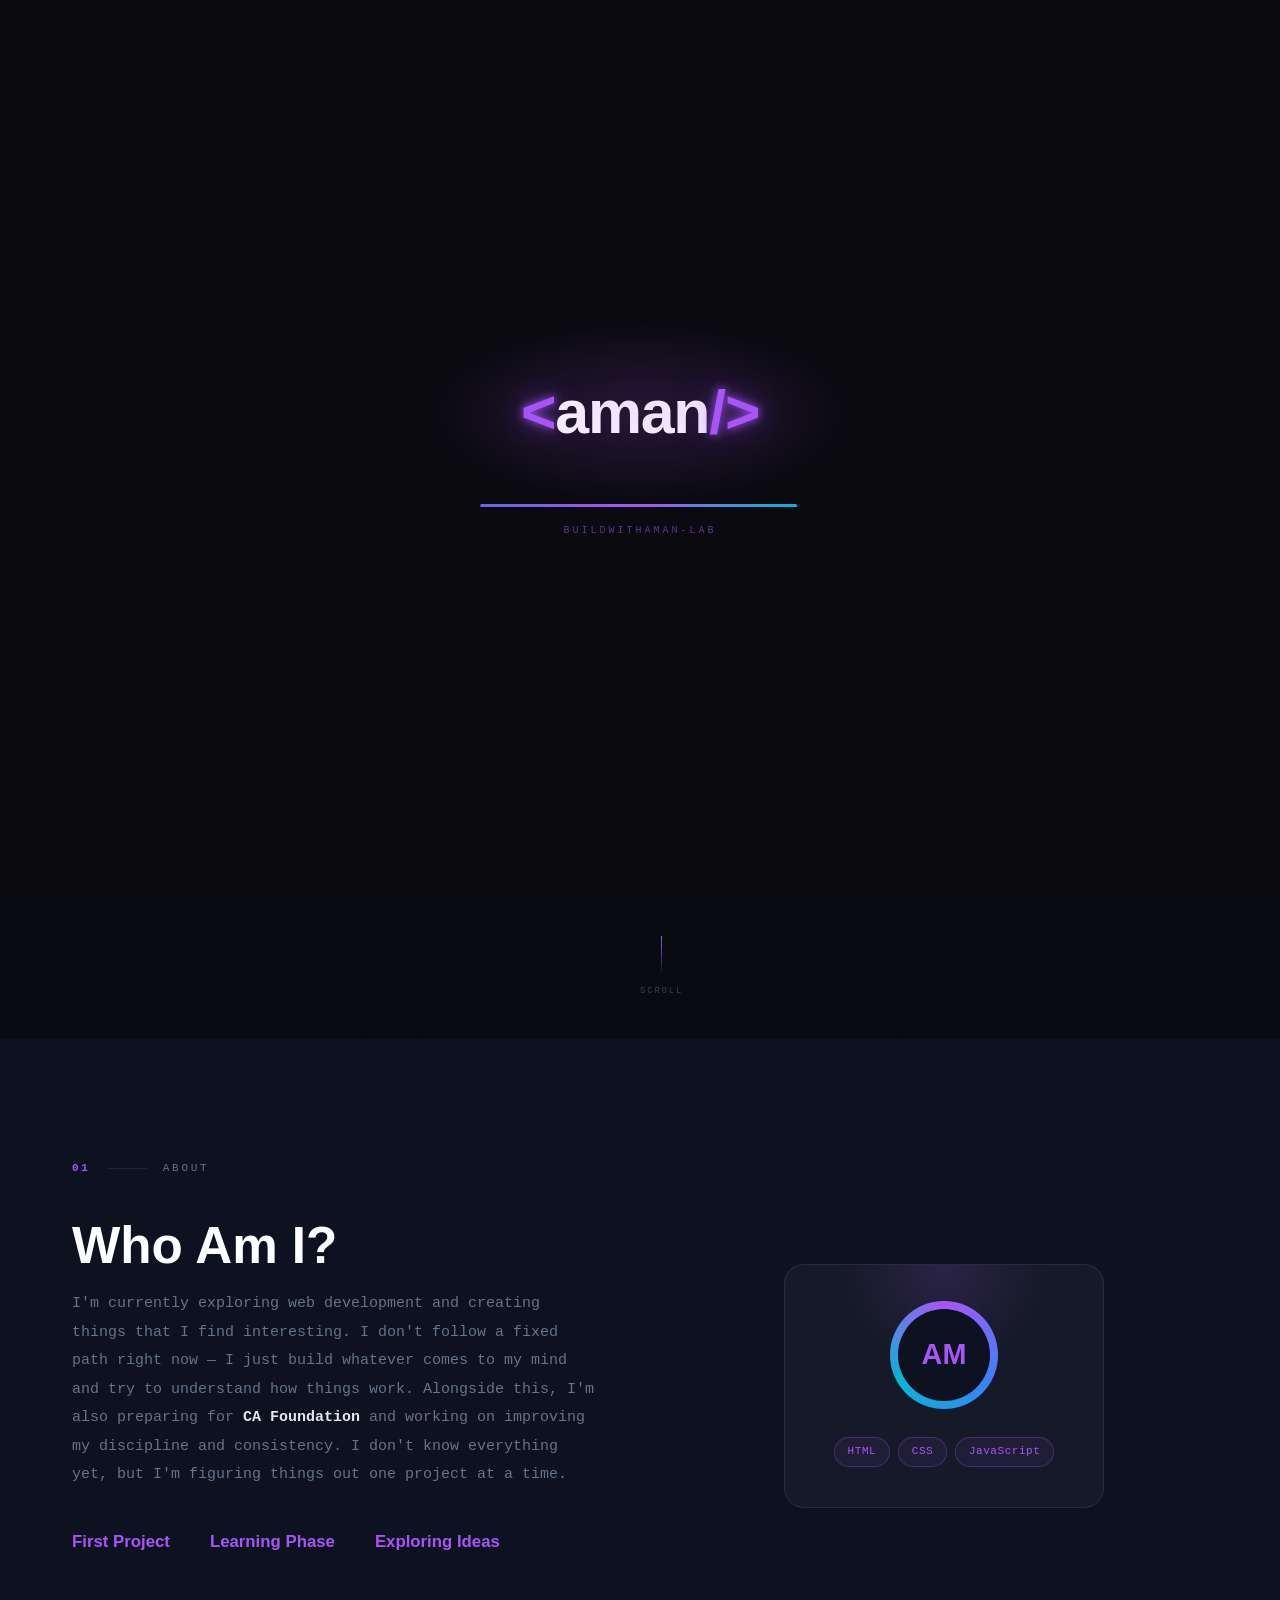
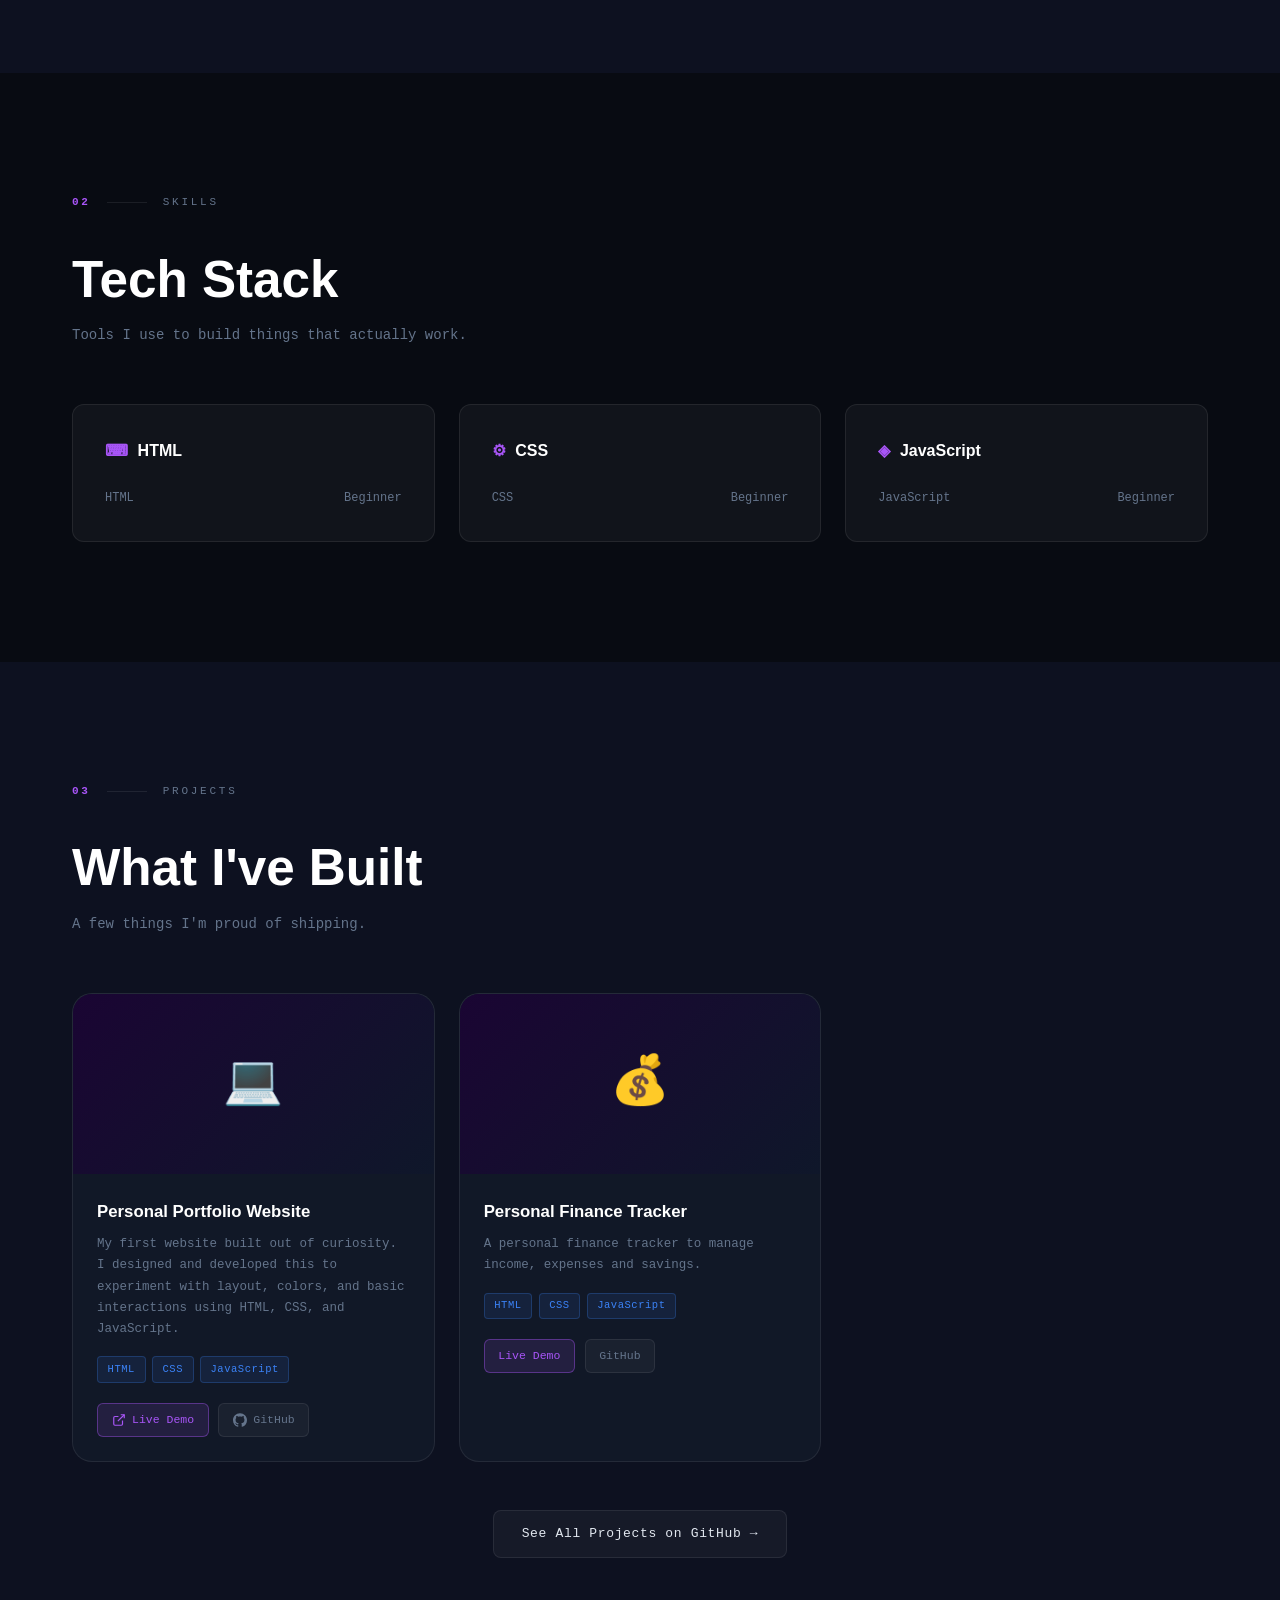
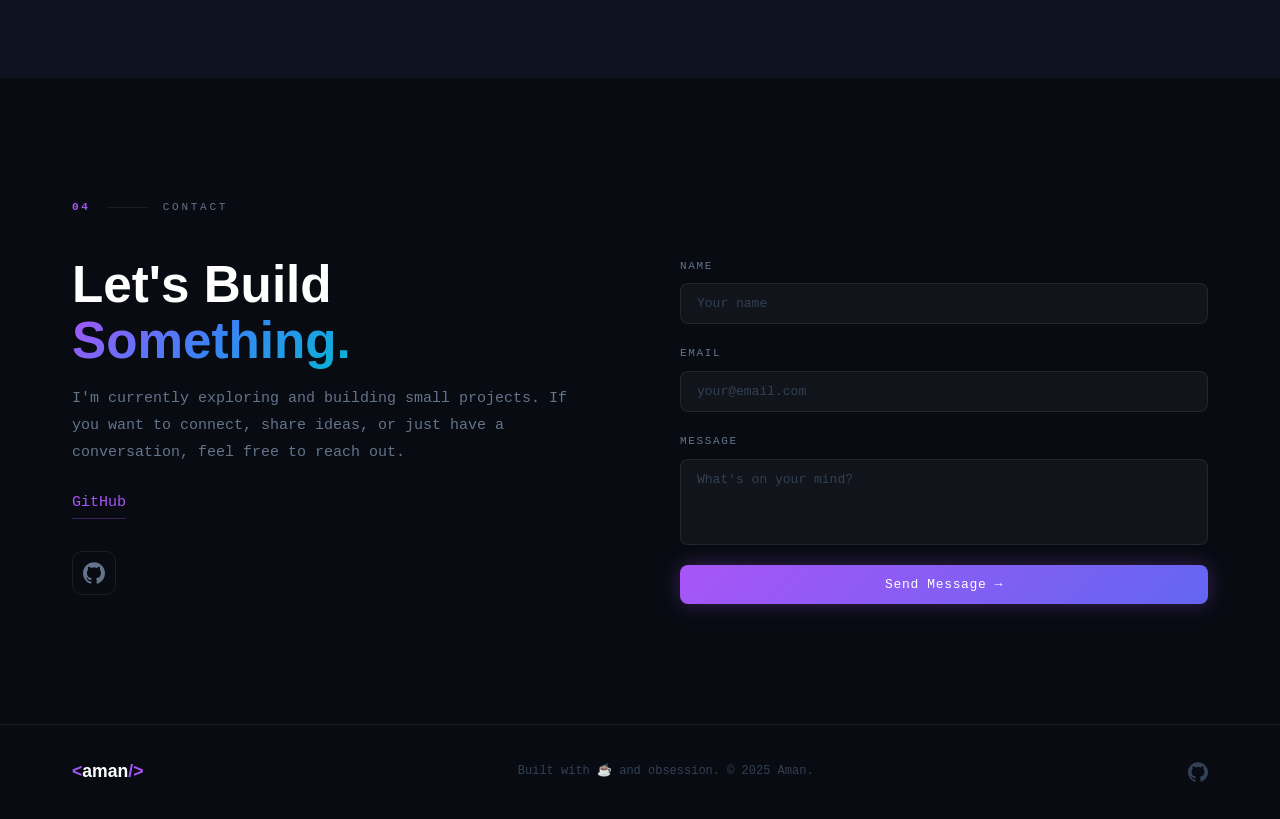
<file: index.html>
<!DOCTYPE html>
<html lang="en">
<head>
  <meta charset="UTF-8" />
  <meta name="viewport" content="width=device-width, initial-scale=1.0" />
  <!-- Security Meta Tags -->
  <meta http-equiv="Content-Security-Policy" content="default-src 'self'; script-src 'self' 'unsafe-inline'; style-src 'self' 'unsafe-inline' fonts.googleapis.com; font-src 'self' fonts.gstatic.com; img-src 'self' data: https:;">
  <meta http-equiv="X-Content-Type-Options" content="nosniff">
  <meta name="referrer" content="strict-origin-when-cross-origin">
  <title>Aman - Developer Portfolio</title>
  <link rel="stylesheet" href="style.css" />
  <link rel="preconnect" href="https://fonts.googleapis.com" />
  <link rel="preconnect" href="https://fonts.gstatic.com" crossorigin />
  <link href="https://fonts.googleapis.com/css2?family=Syne:wght@400;600;700;800&family=JetBrains+Mono:wght@300;400;500&display=swap" rel="stylesheet" />
</head>
<body>

  <!-- ─── LOADING SCREEN ─── -->
  <div class="loader-overlay" id="loaderOverlay">
    <div class="loader-content">
      <div class="loader-logo">
        <span class="loader-bracket">&lt;</span>aman<span class="loader-bracket">/&gt;</span>
        <div class="loader-logo-glow"></div>
      </div>
      <div class="loader-bar-wrap">
        <div class="loader-bar-track">
          <div class="loader-bar-fill" id="loaderBarFill"></div>
        </div>
        <span class="loader-site-name">buildwithaman-lab</span>
      </div>
    </div>
  </div>
  <!-- ─── END LOADING SCREEN ─── -->

  <!-- Custom Cursor -->
  <div class="cursor-dot" id="cursorDot"></div>
  <div class="cursor-ring" id="cursorRing"></div>

  <!-- Canvas for particles -->
  <canvas id="particleCanvas"></canvas>

  <!-- NAVBAR -->
  <nav class="navbar" id="navbar">
    <div class="nav-logo">
      <span class="logo-bracket">&lt;</span>aman<span class="logo-bracket">/&gt;</span>
    </div>
    <ul class="nav-links" id="navLinks">
      <li><a href="#about" class="nav-link">About</a></li>
      <li><a href="#skills" class="nav-link">Skills</a></li>
      <li><a href="#projects" class="nav-link">Projects</a></li>
      <li><a href="#contact" class="nav-link">Contact</a></li>
    </ul>
    <a href="https://github.com/buildwithaman-lab" target="_blank" class="nav-cta">GitHub</a>
    <button class="hamburger" id="hamburger" aria-label="Menu">
      <span></span><span></span><span></span>
    </button>
  </nav>

  <!-- HERO -->
  <section class="hero" id="hero">
    <div class="hero-grid-overlay"></div>
    <div class="hero-content">

      <!-- Eyebrow: fades in first -->
      <p class="hero-eyebrow hero-anim-1">
        <span class="blink">&#9657;</span>&nbsp;AVAILABLE FOR WORK
      </p>

      <h1 class="hero-title">
        <!-- Typewriter line: JS types this letter by letter -->
        <span class="hero-typewriter-wrap">
          <span id="heroTypewriter"></span><span class="hero-cursor" id="heroCursor">|</span>
        </span>

        <!-- Lines 2 & 3: slide in after typewriter done -->
        <span class="hero-line-slide" id="heroLine2">I build things out of curiosity</span>
        <span class="hero-line-slide" id="heroLine3">and explore ideas that come to my mind.</span>
      </h1>

      <!-- Subtitle: clean fade in -->
      <p class="hero-sub hero-sub-fade" id="heroSub">
        This is one of my first projects &mdash; just experimenting<br />
        and learning along the way.
      </p>

      <!-- Buttons -->
      <div class="hero-actions hero-actions-fade" id="heroActions">
        <a href="#projects" class="btn btn-primary">Explore Project</a>
        <a href="#contact" class="btn btn-ghost">Get in Touch</a>
      </div>

      <!-- Social -->
      <div class="hero-social hero-social-fade" id="heroSocial">
        <a href="https://github.com/buildwithaman-lab" target="_blank" class="social-chip">
          <svg width="18" height="18" viewBox="0 0 24 24" fill="currentColor"><path d="M12 .297c-6.63 0-12 5.373-12 12 0 5.303 3.438 9.8 8.205 11.385.6.113.82-.258.82-.577 0-.285-.01-1.04-.015-2.04-3.338.724-4.042-1.61-4.042-1.61C4.422 18.07 3.633 17.7 3.633 17.7c-1.087-.744.084-.729.084-.729 1.205.084 1.838 1.236 1.838 1.236 1.07 1.835 2.809 1.305 3.495.998.108-.776.417-1.305.76-1.605-2.665-.3-5.466-1.332-5.466-5.93 0-1.31.465-2.38 1.235-3.22-.135-.303-.54-1.523.105-3.176 0 0 1.005-.322 3.3 1.23.96-.267 1.98-.399 3-.405 1.02.006 2.04.138 3 .405 2.28-1.552 3.285-1.23 3.285-1.23.645 1.653.24 2.873.12 3.176.765.84 1.23 1.91 1.23 3.22 0 4.61-2.805 5.625-5.475 5.92.42.36.81 1.096.81 2.22 0 1.606-.015 2.896-.015 3.286 0 .315.21.69.825.57C20.565 22.092 24 17.592 24 12.297c0-6.627-5.373-12-12-12"/></svg>
          buildwithaman-lab
        </a>
      </div>

    </div>
    <div class="hero-scroll-hint">
      <div class="scroll-line"></div>
      <span>SCROLL</span>
    </div>
  </section>

  <!-- ABOUT -->
  <section class="about section" id="about">
    <div class="container">
      <div class="section-label">
        <span class="label-number">01</span>
        <span class="label-line"></span>
        <span class="label-text">ABOUT</span>
      </div>
      <div class="about-grid">
        <div class="about-text reveal">
          <h2 class="section-title">Who Am I?</h2>
          <p>
            I'm currently exploring web development and creating things that I find interesting. I don't
            follow a fixed path right now &mdash; I just build whatever comes to my mind and try to understand
            how things work. Alongside this, I'm also preparing for <strong>CA Foundation</strong> and working
            on improving my discipline and consistency. I don't know everything yet, but I'm figuring things
            out one project at a time.
          </p>
          <div class="about-stats">
            <div class="stat-item">
              <span class="stat-num stat-text">First Project</span>
            </div>
            <div class="stat-item">
              <span class="stat-num stat-text">Learning Phase</span>
            </div>
            <div class="stat-item">
              <span class="stat-num stat-text">Exploring Ideas</span>
            </div>
          </div>
        </div>
        <div class="about-card-wrap reveal delay-1">
          <div class="about-card">
            <div class="card-glow"></div>
            <div class="about-avatar">
              <div class="avatar-ring"></div>
              <div class="avatar-inner">
                <span>AM</span>
              </div>
            </div>
            <div class="about-tags">
              <span class="tag">HTML</span>
              <span class="tag">CSS</span>
              <span class="tag">JavaScript</span>
            </div>
          </div>
        </div>
      </div>
    </div>
  </section>

  <!-- SKILLS -->
  <section class="skills section" id="skills">
    <div class="container">
      <div class="section-label">
        <span class="label-number">02</span>
        <span class="label-line"></span>
        <span class="label-text">SKILLS</span>
      </div>
      <h2 class="section-title reveal">Tech Stack</h2>
      <p class="section-sub reveal">Tools I use to build things that actually work.</p>
      <div class="skills-grid">

        <div class="skill-category reveal">
          <h3 class="category-title"><span class="cat-icon">&#9000;</span> HTML</h3>
          <div class="skill-list">
            <div class="skill-item skill-text-only">
              <span>HTML</span>
              <span class="skill-level">Beginner</span>
            </div>
          </div>
        </div>

        <div class="skill-category reveal delay-1">
          <h3 class="category-title"><span class="cat-icon">&#9881;</span> CSS</h3>
          <div class="skill-list">
            <div class="skill-item skill-text-only">
              <span>CSS</span>
              <span class="skill-level">Beginner</span>
            </div>
          </div>
        </div>

        <div class="skill-category reveal delay-2">
          <h3 class="category-title"><span class="cat-icon">&#9672;</span> JavaScript</h3>
          <div class="skill-list">
            <div class="skill-item skill-text-only">
              <span>JavaScript</span>
              <span class="skill-level">Beginner</span>
            </div>
          </div>
        </div>

      </div>
    </div>
  </section>

  <!-- PROJECTS -->
  <section class="projects section" id="projects">
    <div class="container">
      <div class="section-label">
        <span class="label-number">03</span>
        <span class="label-line"></span>
        <span class="label-text">PROJECTS</span>
      </div>
      <h2 class="section-title reveal">What I've Built</h2>
      <p class="section-sub reveal">A few things I'm proud of shipping.</p>
      <div class="projects-grid">

        <div class="project-card reveal">
          <div class="project-img">
            <div class="project-img-placeholder p1">
              <span class="proj-icon">&#128187;</span>
            </div>
            <div class="project-overlay">
              <span>View Project</span>
            </div>
          </div>
          <div class="project-body">
            <h3 class="project-title">Personal Portfolio Website</h3>
            <p class="project-desc">My first website built out of curiosity. I designed and developed this to experiment with layout, colors, and basic interactions using HTML, CSS, and JavaScript.</p>
            <div class="tech-stack">
              <span class="tech-badge">HTML</span>
              <span class="tech-badge">CSS</span>
              <span class="tech-badge">JavaScript</span>
            </div>
            <div class="project-actions">
              <a href="https://buildwithaman-lab.github.io/calculator/loan_emi_calculator.html" class="proj-btn proj-btn-primary">
                <svg width="14" height="14" viewBox="0 0 24 24" fill="none" stroke="currentColor" stroke-width="2"><path d="M18 13v6a2 2 0 0 1-2 2H5a2 2 0 0 1-2-2V8a2 2 0 0 1 2-2h6"/><polyline points="15 3 21 3 21 9"/><line x1="10" y1="14" x2="21" y2="3"/></svg>
                Live Demo
              </a>
              <a href="https://github.com/buildwithaman-lab" target="_blank" class="proj-btn">
                <svg width="14" height="14" viewBox="0 0 24 24" fill="currentColor"><path d="M12 .297c-6.63 0-12 5.373-12 12 0 5.303 3.438 9.8 8.205 11.385.6.113.82-.258.82-.577 0-.285-.01-1.04-.015-2.04-3.338.724-4.042-1.61-4.042-1.61C4.422 18.07 3.633 17.7 3.633 17.7c-1.087-.744.084-.729.084-.729 1.205.084 1.838 1.236 1.838 1.236 1.07 1.835 2.809 1.305 3.495.998.108-.776.417-1.305.76-1.605-2.665-.3-5.466-1.332-5.466-5.93 0-1.31.465-2.38 1.235-3.22-.135-.303-.54-1.523.105-3.176 0 0 1.005-.322 3.3 1.23.96-.267 1.98-.399 3-.405 1.02.006 2.04.138 3 .405 2.28-1.552 3.285-1.23 3.285-1.23.645 1.653.24 2.873.12 3.176.765.84 1.23 1.91 1.23 3.22 0 4.61-2.805 5.625-5.475 5.92.42.36.81 1.096.81 2.22 0 1.606-.015 2.896-.015 3.286 0 .315.21.69.825.57C20.565 22.092 24 17.592 24 12.297c0-6.627-5.373-12-12-12"/></svg>
                GitHub
              </a>
            </div>
          </div>
        </div>
        <div class="project-card reveal">
  <div class="project-img">
    <div class="project-img-placeholder p1">
      <span class="proj-icon">💰</span>
    </div>
    <div class="project-overlay">
      <span>View Project</span>
    </div>
  </div>
  <div class="project-body">
    <h3 class="project-title">Personal Finance Tracker</h3>
    <p class="project-desc">A personal finance tracker to manage 
    income, expenses and savings.</p>
    <div class="tech-stack">
      <span class="tech-badge">HTML</span>
      <span class="tech-badge">CSS</span>
      <span class="tech-badge">JavaScript</span>
    </div>
    <div class="project-actions">
      <a href="https://buildwithaman-lab.netlify.app/personal-finance-tracker/" 
         target="_blank" class="proj-btn proj-btn-primary">Live Demo</a>
      <a href="https://github.com/buildwithaman-lab" 
         target="_blank" class="proj-btn">GitHub</a>
    </div>
  </div>
</div>

      </div>

      <div class="more-projects reveal">
        <a href="https://github.com/buildwithaman-lab" target="_blank" class="btn btn-ghost">
          See All Projects on GitHub &rarr;
        </a>
      </div>
    </div>
  </section>

  <!-- CONTACT -->
  <section class="contact section" id="contact">
    <div class="container">
      <div class="section-label">
        <span class="label-number">04</span>
        <span class="label-line"></span>
        <span class="label-text">CONTACT</span>
      </div>
      <div class="contact-inner">
        <div class="contact-text reveal">
          <h2 class="section-title">Let's Build<br /><span class="gradient-text">Something.</span></h2>
          <p>
            I'm currently exploring and building small projects. If you want to connect, share ideas, or
            just have a conversation, feel free to reach out.
          </p>
          <a href="https://github.com/buildwithaman-lab" target="_blank" class="contact-email">
            GitHub
          </a>
          <div class="contact-socials">
            <a href="https://github.com/buildwithaman-lab" target="_blank" class="social-link" aria-label="GitHub">
              <svg width="22" height="22" viewBox="0 0 24 24" fill="currentColor"><path d="M12 .297c-6.63 0-12 5.373-12 12 0 5.303 3.438 9.8 8.205 11.385.6.113.82-.258.82-.577 0-.285-.01-1.04-.015-2.04-3.338.724-4.042-1.61-4.042-1.61C4.422 18.07 3.633 17.7 3.633 17.7c-1.087-.744.084-.729.084-.729 1.205.084 1.838 1.236 1.838 1.236 1.07 1.835 2.809 1.305 3.495.998.108-.776.417-1.305.76-1.605-2.665-.3-5.466-1.332-5.466-5.93 0-1.31.465-2.38 1.235-3.22-.135-.303-.54-1.523.105-3.176 0 0 1.005-.322 3.3 1.23.96-.267 1.98-.399 3-.405 1.02.006 2.04.138 3 .405 2.28-1.552 3.285-1.23 3.285-1.23.645 1.653.24 2.873.12 3.176.765.84 1.23 1.91 1.23 3.22 0 4.61-2.805 5.625-5.475 5.92.42.36.81 1.096.81 2.22 0 1.606-.015 2.896-.015 3.286 0 .315.21.69.825.57C20.565 22.092 24 17.592 24 12.297c0-6.627-5.373-12-12-12"/></svg>
            </a>
          </div>
        </div>
        <form class="contact-form reveal delay-1" id="contactForm">
          <div class="form-group">
            <label for="name">Name</label>
            <input type="text" id="name" placeholder="Your name" required />
          </div>
          <div class="form-group">
            <label for="email">Email</label>
            <input type="email" id="email" placeholder="your@email.com" required />
          </div>
          <div class="form-group">
            <label for="message">Message</label>
            <textarea id="message" rows="4" placeholder="What's on your mind?" required></textarea>
          </div>
          <button type="submit" class="btn btn-primary btn-full">
            <span class="btn-text">Send Message</span>
            <span class="btn-icon">&rarr;</span>
          </button>
          <div class="form-success" id="formSuccess">
            &#10003; Message sent! I'll get back to you soon.
          </div>
        </form>
      </div>
    </div>
  </section>

  <!-- FOOTER -->
  <footer class="footer">
    <div class="container">
      <div class="footer-inner">
        <div class="footer-logo">
          <span class="logo-bracket">&lt;</span>aman<span class="logo-bracket">/&gt;</span>
        </div>
        <p class="footer-copy">
          Built with &#9749; and obsession. &copy; 2025 Aman.
        </p>
        <a href="https://github.com/buildwithaman-lab" target="_blank" class="footer-gh">
          <svg width="20" height="20" viewBox="0 0 24 24" fill="currentColor"><path d="M12 .297c-6.63 0-12 5.373-12 12 0 5.303 3.438 9.8 8.205 11.385.6.113.82-.258.82-.577 0-.285-.01-1.04-.015-2.04-3.338.724-4.042-1.61-4.042-1.61C4.422 18.07 3.633 17.7 3.633 17.7c-1.087-.744.084-.729.084-.729 1.205.084 1.838 1.236 1.838 1.236 1.07 1.835 2.809 1.305 3.495.998.108-.776.417-1.305.76-1.605-2.665-.3-5.466-1.332-5.466-5.93 0-1.31.465-2.38 1.235-3.22-.135-.303-.54-1.523.105-3.176 0 0 1.005-.322 3.3 1.23.96-.267 1.98-.399 3-.405 1.02.006 2.04.138 3 .405 2.28-1.552 3.285-1.23 3.285-1.23.645 1.653.24 2.873.12 3.176.765.84 1.23 1.91 1.23 3.22 0 4.61-2.805 5.625-5.475 5.92.42.36.81 1.096.81 2.22 0 1.606-.015 2.896-.015 3.286 0 .315.21.69.825.57C20.565 22.092 24 17.592 24 12.297c0-6.627-5.373-12-12-12"/></svg>
        </a>
      </div>
    </div>
  </footer>

  <script src="script.js"></script>
</body>
</html>
</file>
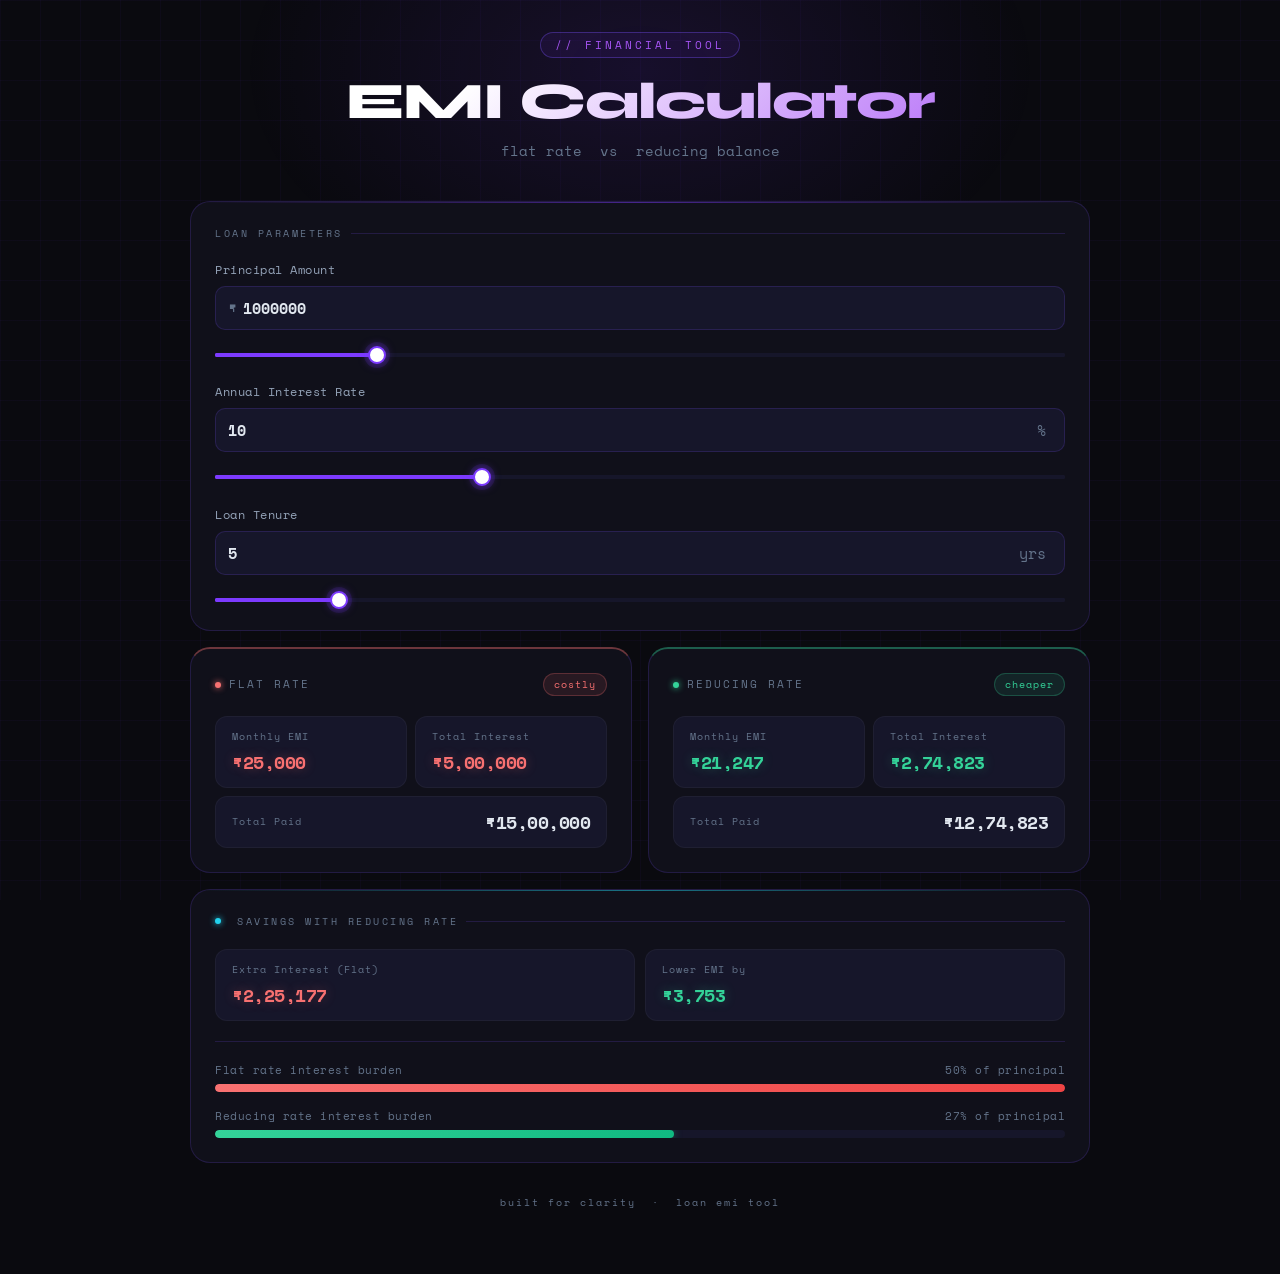
<file: calculator/loan_emi_calculator.html>
<!DOCTYPE html>
<html lang="en">
<head>
  <meta charset="UTF-8" />
  <meta name="viewport" content="width=device-width, initial-scale=1.0"/>
  <title>EMI Calculator</title>
  <link href="https://fonts.googleapis.com/css2?family=Space+Mono:wght@400;700&family=Syne:wght@400;500;600;700;800&display=swap" rel="stylesheet"/>
  <style>
    *, *::before, *::after { box-sizing: border-box; margin: 0; padding: 0; }

    :root {
      --bg:        #0a0a0f;
      --bg2:       #10101a;
      --bg3:       #16162a;
      --border:    rgba(120, 80, 255, 0.18);
      --border2:   rgba(120, 80, 255, 0.35);
      --neon:      #7c3aff;
      --neon2:     #a855f7;
      --cyan:      #22d3ee;
      --green:     #34d399;
      --red:       #f87171;
      --text:      #e2e8f0;
      --text2:     #94a3b8;
      --text3:     #64748b;
      --font-mono: 'Space Mono', monospace;
      --font-head: 'Syne', sans-serif;
      --glow:      0 0 30px rgba(124, 58, 255, 0.25);
      --glow-sm:   0 0 12px rgba(124, 58, 255, 0.2);
    }

    html { scroll-behavior: smooth; }

    body {
      background: var(--bg);
      color: var(--text);
      font-family: var(--font-head);
      min-height: 100vh;
      padding: 2rem 1rem 4rem;
      position: relative;
      overflow-x: hidden;
    }

    /* ─── Background Grid & Glow ─── */
    body::before {
      content: '';
      position: fixed; inset: 0;
      background-image:
        linear-gradient(rgba(124,58,255,0.04) 1px, transparent 1px),
        linear-gradient(90deg, rgba(124,58,255,0.04) 1px, transparent 1px);
      background-size: 40px 40px;
      pointer-events: none;
      z-index: 0;
    }

    body::after {
      content: '';
      position: fixed;
      top: -20%;
      left: 50%;
      transform: translateX(-50%);
      width: 800px;
      height: 500px;
      background: radial-gradient(ellipse, rgba(124,58,255,0.12) 0%, transparent 70%);
      pointer-events: none;
      z-index: 0;
    }

    .wrapper {
      position: relative;
      z-index: 1;
      max-width: 900px;
      margin: 0 auto;
    }

    /* ─── Header ─── */
    .header {
      text-align: center;
      margin-bottom: 2.5rem;
      animation: fadeDown 0.7s ease both;
    }

    .header-tag {
      display: inline-block;
      font-family: var(--font-mono);
      font-size: 11px;
      letter-spacing: 3px;
      text-transform: uppercase;
      color: var(--neon2);
      border: 1px solid var(--border2);
      padding: 4px 14px;
      border-radius: 100px;
      margin-bottom: 1rem;
      background: rgba(124,58,255,0.08);
    }

    .header h1 {
      font-size: clamp(2rem, 5vw, 3.2rem);
      font-weight: 800;
      letter-spacing: -1px;
      line-height: 1.1;
      background: linear-gradient(135deg, #fff 30%, var(--neon2) 100%);
      -webkit-background-clip: text;
      -webkit-text-fill-color: transparent;
      background-clip: text;
    }

    .header p {
      margin-top: 0.6rem;
      font-size: 14px;
      color: var(--text3);
      font-family: var(--font-mono);
    }

    /* ─── Cards ─── */
    .card {
      background: var(--bg2);
      border: 1px solid var(--border);
      border-radius: 20px;
      padding: 1.5rem;
      position: relative;
      overflow: hidden;
      transition: border-color 0.3s, box-shadow 0.3s;
    }

    .card:hover {
      border-color: var(--border2);
      box-shadow: var(--glow);
    }

    .card::before {
      content: '';
      position: absolute;
      top: 0; left: 0; right: 0;
      height: 1px;
      background: linear-gradient(90deg, transparent, var(--neon), transparent);
      opacity: 0.5;
    }

    .card-label {
      font-size: 10px;
      font-family: var(--font-mono);
      letter-spacing: 2.5px;
      text-transform: uppercase;
      color: var(--text3);
      margin-bottom: 1.25rem;
      display: flex;
      align-items: center;
      gap: 8px;
    }

    .card-label::after {
      content: '';
      flex: 1;
      height: 1px;
      background: var(--border);
    }

    /* ─── Sliders ─── */
    .slider-block {
      margin-bottom: 1.4rem;
    }

    .slider-block:last-child { margin-bottom: 0; }

    .slider-header {
      display: flex;
      justify-content: space-between;
      align-items: baseline;
      margin-bottom: 0.5rem;
    }

    .slider-header .s-label {
      font-size: 12px;
      font-family: var(--font-mono);
      color: var(--text2);
      letter-spacing: 0.5px;
    }

    .slider-header .s-value {
      font-size: 17px;
      font-weight: 700;
      font-family: var(--font-mono);
      color: var(--text);
      letter-spacing: -0.5px;
      transition: color 0.2s;
    }

    input[type=range] {
      -webkit-appearance: none;
      appearance: none;
      width: 100%;
      height: 4px;
      border-radius: 2px;
      background: var(--bg3);
      outline: none;
      cursor: pointer;
      position: relative;
    }

    input[type=range]::-webkit-slider-runnable-track {
      height: 4px;
      border-radius: 2px;
      background: linear-gradient(90deg, var(--neon) var(--pct, 20%), var(--bg3) var(--pct, 20%));
    }

    input[type=range]::-webkit-slider-thumb {
      -webkit-appearance: none;
      width: 18px;
      height: 18px;
      border-radius: 50%;
      background: #fff;
      border: 2px solid var(--neon);
      box-shadow: 0 0 10px rgba(124,58,255,0.6), 0 0 0 4px rgba(124,58,255,0.12);
      margin-top: -7px;
      transition: box-shadow 0.2s, transform 0.2s;
      cursor: grab;
    }

    input[type=range]:active::-webkit-slider-thumb {
      cursor: grabbing;
      transform: scale(1.15);
      box-shadow: 0 0 16px rgba(124,58,255,0.8), 0 0 0 6px rgba(124,58,255,0.18);
    }

    input[type=range]::-moz-range-thumb {
      width: 18px;
      height: 18px;
      border-radius: 50%;
      background: #fff;
      border: 2px solid var(--neon);
      box-shadow: 0 0 10px rgba(124,58,255,0.6);
      cursor: grab;
    }

    /* ─── Results Grid ─── */
    .results-grid {
      display: grid;
      grid-template-columns: 1fr 1fr;
      gap: 1rem;
      margin-top: 1rem;
    }

    @media (max-width: 600px) {
      .results-grid { grid-template-columns: 1fr; }
    }

    /* ─── Result Card ─── */
    .result-card {
      background: var(--bg2);
      border: 1px solid var(--border);
      border-radius: 20px;
      padding: 1.5rem;
      position: relative;
      overflow: hidden;
      animation: fadeUp 0.5s ease both;
      transition: border-color 0.3s, transform 0.3s, box-shadow 0.3s;
    }

    .result-card:hover {
      transform: translateY(-3px);
      box-shadow: var(--glow);
    }

    .result-card.flat {
      border-top: 2px solid rgba(248, 113, 113, 0.4);
    }

    .result-card.reducing {
      border-top: 2px solid rgba(52, 211, 153, 0.4);
    }

    .result-card-header {
      display: flex;
      align-items: center;
      justify-content: space-between;
      margin-bottom: 1.25rem;
    }

    .result-title {
      font-size: 11px;
      font-family: var(--font-mono);
      letter-spacing: 2px;
      text-transform: uppercase;
      color: var(--text3);
    }

    .badge {
      font-size: 10px;
      font-family: var(--font-mono);
      padding: 3px 10px;
      border-radius: 100px;
      letter-spacing: 1px;
    }

    .badge-red { background: rgba(248,113,113,0.1); color: var(--red); border: 1px solid rgba(248,113,113,0.25); }
    .badge-green { background: rgba(52,211,153,0.1); color: var(--green); border: 1px solid rgba(52,211,153,0.25); }

    .metric-row {
      display: grid;
      grid-template-columns: 1fr 1fr;
      gap: 8px;
      margin-bottom: 8px;
    }

    .metric {
      background: var(--bg3);
      border-radius: 12px;
      padding: 0.75rem 1rem;
      border: 1px solid rgba(255,255,255,0.04);
      transition: background 0.2s;
    }

    .metric:hover { background: rgba(255,255,255,0.04); }

    .metric-label {
      font-size: 10px;
      font-family: var(--font-mono);
      color: var(--text3);
      letter-spacing: 1px;
      margin-bottom: 5px;
    }

    .metric-value {
      font-size: 18px;
      font-weight: 700;
      font-family: var(--font-mono);
      color: var(--text);
      letter-spacing: -0.5px;
    }

    .metric-value.red { color: var(--red); text-shadow: 0 0 12px rgba(248,113,113,0.3); }
    .metric-value.green { color: var(--green); text-shadow: 0 0 12px rgba(52,211,153,0.3); }

    .metric-full {
      background: var(--bg3);
      border-radius: 12px;
      padding: 0.75rem 1rem;
      border: 1px solid rgba(255,255,255,0.04);
      display: flex;
      align-items: center;
      justify-content: space-between;
    }

    .metric-full .metric-label { margin-bottom: 0; }

    /* ─── Savings Card ─── */
    .savings-card {
      background: var(--bg2);
      border: 1px solid var(--border);
      border-radius: 20px;
      padding: 1.5rem;
      margin-top: 1rem;
      position: relative;
      overflow: hidden;
      animation: fadeUp 0.6s ease both;
      transition: border-color 0.3s, box-shadow 0.3s;
    }

    .savings-card::before {
      content: '';
      position: absolute;
      top: 0; left: 0; right: 0;
      height: 1px;
      background: linear-gradient(90deg, transparent, var(--cyan), transparent);
      opacity: 0.5;
    }

    .savings-card:hover {
      border-color: rgba(34,211,238,0.3);
      box-shadow: 0 0 30px rgba(34,211,238,0.1);
    }

    .savings-grid {
      display: grid;
      grid-template-columns: 1fr 1fr;
      gap: 10px;
      margin-bottom: 1.25rem;
    }

    @media (max-width: 480px) {
      .savings-grid { grid-template-columns: 1fr; }
    }

    /* ─── Progress Bars ─── */
    .bar-section { margin-top: 0.25rem; }

    .bar-row { margin-bottom: 1rem; }
    .bar-row:last-child { margin-bottom: 0; }

    .bar-header {
      display: flex;
      justify-content: space-between;
      font-size: 11px;
      font-family: var(--font-mono);
      color: var(--text3);
      margin-bottom: 6px;
      letter-spacing: 0.5px;
    }

    .bar-track {
      height: 8px;
      background: var(--bg3);
      border-radius: 4px;
      overflow: hidden;
    }

    .bar-fill {
      height: 100%;
      border-radius: 4px;
      transition: width 0.6s cubic-bezier(0.4,0,0.2,1);
    }

    .bar-fill.red {
      background: linear-gradient(90deg, #f87171, #ef4444);
      box-shadow: 0 0 8px rgba(248,113,113,0.4);
    }

    .bar-fill.green {
      background: linear-gradient(90deg, #34d399, #10b981);
      box-shadow: 0 0 8px rgba(52,211,153,0.4);
    }

    /* ─── Divider ─── */
    .divider {
      border: none;
      border-top: 1px solid var(--border);
      margin: 1.25rem 0;
    }

    /* ─── Animations ─── */
    @keyframes fadeDown {
      from { opacity: 0; transform: translateY(-20px); }
      to   { opacity: 1; transform: translateY(0); }
    }

    @keyframes fadeUp {
      from { opacity: 0; transform: translateY(20px); }
      to   { opacity: 1; transform: translateY(0); }
    }

    /* ─── Glow Dot Decoration ─── */
    .glow-dot {
      display: inline-block;
      width: 6px;
      height: 6px;
      border-radius: 50%;
      margin-right: 8px;
      flex-shrink: 0;
    }
    .glow-dot.red { background: var(--red); box-shadow: 0 0 6px var(--red); }
    .glow-dot.green { background: var(--green); box-shadow: 0 0 6px var(--green); }
    .glow-dot.cyan { background: var(--cyan); box-shadow: 0 0 6px var(--cyan); }

    /* Subtle number update flash */
    @keyframes numFlash {
      0%   { opacity: 0.4; }
      100% { opacity: 1; }
    }
    .flash { animation: numFlash 0.25s ease; }

    /* ─── Principal Text Input ─── */
    .principal-input-wrap {
      display: flex;
      align-items: center;
      background: var(--bg3);
      border: 1px solid var(--border);
      border-radius: 10px;
      padding: 0 12px;
      margin-bottom: 0.75rem;
      transition: border-color 0.2s, box-shadow 0.2s;
    }
    .principal-input-wrap:focus-within {
      border-color: var(--neon);
      box-shadow: 0 0 0 3px rgba(124,58,255,0.15);
    }
    .principal-input-wrap .rupee {
      font-family: var(--font-mono);
      font-size: 15px;
      color: var(--text3);
      margin-right: 6px;
      user-select: none;
    }
    .principal-input-wrap input[type=number] {
      background: transparent;
      border: none;
      outline: none;
      width: 100%;
      font-family: var(--font-mono);
      font-size: 15px;
      font-weight: 700;
      color: var(--text);
      padding: 10px 0;
      appearance: textfield;
      -moz-appearance: textfield;
    }
    .principal-input-wrap input[type=number]::-webkit-outer-spin-button,
    .principal-input-wrap input[type=number]::-webkit-inner-spin-button { -webkit-appearance: none; }

    /* ─── Footer ─── */
    .footer {
      text-align: center;
      margin-top: 2rem;
      font-family: var(--font-mono);
      font-size: 10px;
      color: var(--text3);
      letter-spacing: 2px;
    }
  </style>
</head>
<body>

<div class="wrapper">

  <!-- Header -->
  <div class="header">
    <div class="header-tag">// financial tool</div>
    <h1>EMI Calculator</h1>
    <p>flat rate &nbsp;vs&nbsp; reducing balance</p>
  </div>

  <!-- Controls Card -->
  <div class="card" style="animation: fadeUp 0.4s ease both;">
    <div class="card-label">Loan Parameters</div>

    <div class="slider-block">
      <div class="slider-header">
        <span class="s-label">Principal Amount</span>
      </div>
      <div class="principal-input-wrap">
        <span class="rupee">₹</span>
        <input type="number" id="principal-text" min="1000" max="100000000" step="1000" value="1000000" placeholder="Enter amount">
      </div>
      <input type="range" id="principal" min="100000" max="5000000" step="100000" value="1000000">
    </div>

    <div class="slider-block">
      <div class="slider-header">
        <span class="s-label">Annual Interest Rate</span>
      </div>
      <div class="principal-input-wrap">
        <input type="number" id="rate-text" min="1" max="30" step="0.1" value="10" placeholder="Enter rate">
        <span class="rupee">%</span>
      </div>
      <input type="range" id="rate" min="1" max="30" step="0.1" value="10">
    </div>

    <div class="slider-block" style="margin-bottom:0">
      <div class="slider-header">
        <span class="s-label">Loan Tenure</span>
      </div>
      <div class="principal-input-wrap">
        <input type="number" id="tenure-text" min="1" max="30" step="1" value="5" placeholder="Enter years">
        <span class="rupee">yrs</span>
      </div>
      <input type="range" id="tenure" min="1" max="30" step="1" value="5">
    </div>
  </div>

  <!-- Results Row -->
  <div class="results-grid">

    <!-- Flat Rate -->
    <div class="result-card flat" style="animation-delay:0.05s">
      <div class="result-card-header">
        <span class="result-title"><span class="glow-dot red"></span>Flat Rate</span>
        <span class="badge badge-red">costly</span>
      </div>
      <div class="metric-row">
        <div class="metric">
          <div class="metric-label">Monthly EMI</div>
          <div class="metric-value red" id="flat-emi">—</div>
        </div>
        <div class="metric">
          <div class="metric-label">Total Interest</div>
          <div class="metric-value red" id="flat-interest">—</div>
        </div>
      </div>
      <div class="metric-full">
        <span class="metric-label">Total Paid</span>
        <span class="metric-value" id="flat-total">—</span>
      </div>
    </div>

    <!-- Reducing Rate -->
    <div class="result-card reducing" style="animation-delay:0.1s">
      <div class="result-card-header">
        <span class="result-title"><span class="glow-dot green"></span>Reducing Rate</span>
        <span class="badge badge-green">cheaper</span>
      </div>
      <div class="metric-row">
        <div class="metric">
          <div class="metric-label">Monthly EMI</div>
          <div class="metric-value green" id="red-emi">—</div>
        </div>
        <div class="metric">
          <div class="metric-label">Total Interest</div>
          <div class="metric-value green" id="red-interest">—</div>
        </div>
      </div>
      <div class="metric-full">
        <span class="metric-label">Total Paid</span>
        <span class="metric-value" id="red-total">—</span>
      </div>
    </div>

  </div>

  <!-- Savings Card -->
  <div class="savings-card">
    <div class="card-label"><span class="glow-dot cyan"></span>Savings with Reducing Rate</div>

    <div class="savings-grid">
      <div class="metric">
        <div class="metric-label">Extra Interest (Flat)</div>
        <div class="metric-value red" id="extra-interest">—</div>
      </div>
      <div class="metric">
        <div class="metric-label">Lower EMI by</div>
        <div class="metric-value green" id="emi-diff">—</div>
      </div>
    </div>

    <hr class="divider">

    <div class="bar-section">
      <div class="bar-row">
        <div class="bar-header">
          <span>Flat rate interest burden</span>
          <span id="flat-pct">—</span>
        </div>
        <div class="bar-track">
          <div class="bar-fill red" id="flat-bar" style="width:0%"></div>
        </div>
      </div>
      <div class="bar-row">
        <div class="bar-header">
          <span>Reducing rate interest burden</span>
          <span id="red-pct">—</span>
        </div>
        <div class="bar-track">
          <div class="bar-fill green" id="red-bar" style="width:0%"></div>
        </div>
      </div>
    </div>
  </div>

  <div class="footer">built for clarity &nbsp;·&nbsp; loan emi tool</div>

</div>

<script>
  function fmt(n) {
    return '₹' + Math.round(n).toLocaleString('en-IN');
  }

  function flashEl(id) {
    const el = document.getElementById(id);
    el.classList.remove('flash');
    void el.offsetWidth;
    el.classList.add('flash');
  }

  function updateSliderTrack(el) {
    const min = parseFloat(el.min), max = parseFloat(el.max), val = parseFloat(el.value);
    const pct = ((val - min) / (max - min)) * 100;
    el.style.setProperty('--pct', pct + '%');
    // For webkit track gradient fallback via JS
    el.style.background = `linear-gradient(90deg, var(--neon) ${pct}%, var(--bg3) ${pct}%)`;
  }

  function calc() {
    const P       = parseFloat(document.getElementById('principal-text').value) || 0;
    const annual  = parseFloat(document.getElementById('rate-text').value) || 0;
    const years   = parseFloat(document.getElementById('tenure-text').value) || 1;
    const n       = years * 12;

    // Flat rate
    const flatInterest = P * (annual / 100) * years;
    const flatTotal    = P + flatInterest;
    const flatEMI      = flatTotal / n;

    // Reducing balance
    const r = annual / 100 / 12;
    let redEMI, redInterest, redTotal;
    if (r === 0) {
      redEMI = P / n; redInterest = 0;
    } else {
      redEMI = P * r * Math.pow(1 + r, n) / (Math.pow(1 + r, n) - 1);
    }
    redTotal    = redEMI * n;
    redInterest = redTotal - P;

    const ids = ['flat-emi','flat-interest','flat-total','red-emi','red-interest','red-total','extra-interest','emi-diff'];
    ids.forEach(flashEl);

    document.getElementById('flat-emi').textContent      = fmt(flatEMI);
    document.getElementById('flat-interest').textContent = fmt(flatInterest);
    document.getElementById('flat-total').textContent    = fmt(flatTotal);
    document.getElementById('red-emi').textContent       = fmt(redEMI);
    document.getElementById('red-interest').textContent  = fmt(redInterest);
    document.getElementById('red-total').textContent     = fmt(redTotal);
    document.getElementById('extra-interest').textContent= fmt(flatInterest - redInterest);
    document.getElementById('emi-diff').textContent      = fmt(flatEMI - redEMI);

    const flatPct = Math.round((flatInterest / P) * 100);
    const redPct  = Math.round((redInterest  / P) * 100);
    document.getElementById('flat-pct').textContent = flatPct + '% of principal';
    document.getElementById('red-pct').textContent  = redPct  + '% of principal';

    const maxPct = Math.max(flatPct, redPct, 1);
    document.getElementById('flat-bar').style.width = Math.round((flatPct / maxPct) * 100) + '%';
    document.getElementById('red-bar').style.width  = Math.round((redPct  / maxPct) * 100) + '%';
  }

  function syncPair(sliderId, textId) {
    const sl = document.getElementById(sliderId);
    const tx = document.getElementById(textId);
    updateSliderTrack(sl);
    sl.addEventListener('input', () => {
      tx.value = sl.value;
      updateSliderTrack(sl);
      calc();
    });
    tx.addEventListener('input', () => {
      const val = parseFloat(tx.value) || 0;
      sl.value = Math.min(Math.max(val, parseFloat(sl.min)), parseFloat(sl.max));
      updateSliderTrack(sl);
      calc();
    });
  }

  syncPair('principal', 'principal-text');
  syncPair('rate',      'rate-text');
  syncPair('tenure',    'tenure-text');
  calc();
</script>
</body>
</html>
</file>
<file: style.css>
/* ━━━━━━━━━━━━━━━━━━━━━━━━━━━━━━━━━━━━━━━━
   AMAN PORTFOLIO — style.css
   Dark Cyberpunk × Neon Precision
   ━━━━━━━━━━━━━━━━━━━━━━━━━━━━━━━━━━━━━━━━ */

/* ─── RESET & VARIABLES ─── */
*, *::before, *::after { box-sizing: border-box; margin: 0; padding: 0; }

:root {
  --bg:           #080b12;
  --bg-2:         #0d1120;
  --bg-3:         #111827;
  --surface:      rgba(255,255,255,0.04);
  --border:       rgba(255,255,255,0.08);

  --neon-purple:  #a855f7;
  --neon-blue:    #3b82f6;
  --neon-cyan:    #06b6d4;
  --accent:       #a855f7;

  --text:         #e2e8f0;
  --text-muted:   #64748b;
  --text-faint:   #334155;

  --font-display: 'Syne', sans-serif;
  --font-mono:    'JetBrains Mono', monospace;

  --radius:       12px;
  --radius-lg:    20px;
  --transition:   0.3s cubic-bezier(0.4,0,0.2,1);
}

html { scroll-behavior: smooth; }

body {
  background: var(--bg);
  color: var(--text);
  font-family: var(--font-mono);
  font-size: 15px;
  line-height: 1.7;
  overflow-x: hidden;
  cursor: none;
}

/* Scrollbar */
::-webkit-scrollbar { width: 4px; }
::-webkit-scrollbar-track { background: var(--bg); }
::-webkit-scrollbar-thumb { background: var(--neon-purple); border-radius: 2px; }

/* ─── CANVAS ─── */
#particleCanvas {
  position: fixed;
  inset: 0;
  z-index: 0;
  pointer-events: none;
}

/* ─── CURSOR ─── */
.cursor-dot {
  width: 8px; height: 8px;
  background: var(--neon-purple);
  border-radius: 50%;
  position: fixed;
  pointer-events: none;
  z-index: 9999;
  transform: translate(-50%, -50%);
  transition: opacity 0.2s;
  box-shadow: 0 0 10px var(--neon-purple), 0 0 20px var(--neon-purple);
}

.cursor-ring {
  width: 36px; height: 36px;
  border: 1.5px solid rgba(168,85,247,0.5);
  border-radius: 50%;
  position: fixed;
  pointer-events: none;
  z-index: 9998;
  transform: translate(-50%, -50%);
  transition: width 0.3s, height 0.3s, border-color 0.3s, background 0.3s;
}

.cursor-ring.hover {
  width: 52px; height: 52px;
  border-color: var(--neon-purple);
  background: rgba(168,85,247,0.08);
}

/* ─── UTILS ─── */
.container {
  max-width: 1200px;
  margin: 0 auto;
  padding: 0 2rem;
}

.section { padding: 120px 0; position: relative; z-index: 1; }

.gradient-text {
  background: linear-gradient(135deg, var(--neon-purple), var(--neon-blue), var(--neon-cyan));
  -webkit-background-clip: text;
  -webkit-text-fill-color: transparent;
  background-clip: text;
}

.section-label {
  display: flex;
  align-items: center;
  gap: 1rem;
  margin-bottom: 2.5rem;
  font-size: 11px;
  letter-spacing: 0.25em;
  color: var(--text-muted);
}

.label-number { color: var(--neon-purple); font-weight: 600; }
.label-line { flex: 0 0 40px; height: 1px; background: var(--border); }

.section-title {
  font-family: var(--font-display);
  font-size: clamp(2rem, 4vw, 3.2rem);
  font-weight: 800;
  line-height: 1.1;
  margin-bottom: 1rem;
  color: #fff;
}

.section-sub {
  color: var(--text-muted);
  margin-bottom: 3.5rem;
  font-size: 14px;
}

/* ─── REVEAL ANIMATION (used by about/skills/projects/contact — untouched) ─── */
.reveal {
  opacity: 0;
  transform: translateY(30px);
  transition: opacity 0.7s ease, transform 0.7s ease;
}
.reveal.visible { opacity: 1; transform: translateY(0); }
.reveal.delay-1 { transition-delay: 0.15s; }
.reveal.delay-2 { transition-delay: 0.3s; }
.reveal.delay-3 { transition-delay: 0.45s; }

/* ─── BUTTONS ─── */
.btn {
  display: inline-flex;
  align-items: center;
  gap: 0.5rem;
  padding: 0.75rem 1.75rem;
  border-radius: 8px;
  font-family: var(--font-mono);
  font-size: 13px;
  font-weight: 500;
  letter-spacing: 0.05em;
  text-decoration: none;
  cursor: none;
  transition: var(--transition);
  border: none;
  position: relative;
  overflow: hidden;
}

.btn-primary {
  background: linear-gradient(135deg, var(--neon-purple), #6366f1);
  color: #fff;
  box-shadow: 0 0 20px rgba(168,85,247,0.3);
}
.btn-primary:hover {
  transform: translateY(-2px);
  box-shadow: 0 0 35px rgba(168,85,247,0.55);
}

.btn-ghost {
  border: 1px solid var(--border);
  color: var(--text);
  background: var(--surface);
}
.btn-ghost:hover {
  border-color: var(--neon-purple);
  color: var(--neon-purple);
  background: rgba(168,85,247,0.08);
}

.btn-full { width: 100%; justify-content: center; }

/* ─── NAVBAR ─── */
.navbar {
  position: fixed;
  top: 0; left: 0; right: 0;
  z-index: 100;
  display: flex;
  align-items: center;
  justify-content: space-between;
  padding: 1.25rem 2rem;
  transition: background 0.3s, backdrop-filter 0.3s, border-bottom 0.3s;
}
.navbar.scrolled {
  background: rgba(8,11,18,0.85);
  backdrop-filter: blur(20px);
  border-bottom: 1px solid var(--border);
}

.nav-logo {
  font-family: var(--font-display);
  font-size: 1.25rem;
  font-weight: 800;
  color: #fff;
  text-decoration: none;
}
.logo-bracket { color: var(--neon-purple); }

.nav-links {
  display: flex;
  gap: 2rem;
  list-style: none;
}
.nav-link {
  color: var(--text-muted);
  text-decoration: none;
  font-size: 13px;
  letter-spacing: 0.08em;
  transition: color var(--transition);
  cursor: none;
}
.nav-link:hover { color: var(--neon-purple); }

.nav-cta {
  display: flex;
  align-items: center;
  gap: 0.4rem;
  padding: 0.5rem 1.2rem;
  border: 1px solid var(--neon-purple);
  border-radius: 6px;
  color: var(--neon-purple);
  text-decoration: none;
  font-size: 12px;
  letter-spacing: 0.1em;
  transition: var(--transition);
  cursor: none;
}
.nav-cta:hover {
  background: rgba(168,85,247,0.12);
  box-shadow: 0 0 15px rgba(168,85,247,0.3);
}

.hamburger {
  display: none;
  flex-direction: column;
  gap: 5px;
  background: none;
  border: none;
  cursor: none;
  padding: 4px;
}
.hamburger span {
  display: block;
  width: 22px; height: 2px;
  background: var(--text);
  transition: var(--transition);
}

/* ─── HERO ─── */
.hero {
  min-height: 100vh;
  display: flex;
  align-items: center;
  justify-content: center;
  padding: 120px 2rem 4rem;
  position: relative;
  z-index: 1;
  overflow: hidden;
}

.hero-grid-overlay {
  position: absolute;
  inset: 0;
  background-image:
    linear-gradient(rgba(168,85,247,0.05) 1px, transparent 1px),
    linear-gradient(90deg, rgba(168,85,247,0.05) 1px, transparent 1px);
  background-size: 60px 60px;
  mask-image: radial-gradient(ellipse at 50% 50%, black 30%, transparent 80%);
  pointer-events: none;
}

.hero-content {
  max-width: 820px;
  text-align: center;
}

.hero-eyebrow {
  font-size: 11px;
  letter-spacing: 0.3em;
  color: var(--neon-cyan);
  margin-bottom: 1.5rem;
  display: flex;
  align-items: center;
  justify-content: center;
  gap: 0.5rem;
}

.blink { animation: blink 1s step-end infinite; }
@keyframes blink { 50% { opacity: 0; } }

.hero-title {
  font-family: var(--font-display);
  font-size: clamp(2.8rem, 7vw, 6rem);
  font-weight: 800;
  line-height: 1.05;
  letter-spacing: -0.02em;
  color: #fff;
  margin-bottom: 1.5rem;
  display: flex;
  flex-direction: column;
  gap: 0.05em;
}
.hero-title em { font-style: normal; color: var(--neon-purple); }

.hero-sub {
  color: var(--text-muted);
  font-size: 15px;
  margin-bottom: 2.5rem;
  line-height: 1.8;
}

.hero-actions {
  display: flex;
  gap: 1rem;
  justify-content: center;
  flex-wrap: wrap;
  margin-bottom: 2rem;
}

.hero-social { display: flex; justify-content: center; }

.social-chip {
  display: inline-flex;
  align-items: center;
  gap: 0.5rem;
  padding: 0.45rem 1rem;
  border-radius: 100px;
  border: 1px solid var(--border);
  color: var(--text-muted);
  text-decoration: none;
  font-size: 12px;
  transition: var(--transition);
  cursor: none;
}
.social-chip:hover {
  border-color: var(--neon-purple);
  color: var(--neon-purple);
  background: rgba(168,85,247,0.07);
}

/* ━━━━━━━━━━━━━━━━━━━━━━━━━━━━━━━━━━━━━━━━
   HERO ANIMATIONS — NEW (replaces line-reveal)
   ━━━━━━━━━━━━━━━━━━━━━━━━━━━━━━━━━━━━━━━━ */

/* 1. Eyebrow fades in first */
.hero-anim-1 {
  opacity: 0;
  animation: heroFadeUp 0.7s cubic-bezier(0.4,0,0.2,1) 0.2s forwards;
}

/* 2. Typewriter wrap — holds both the typed text + cursor */
.hero-typewriter-wrap {
  display: block;
  min-height: 1.1em;
  position: relative;
}

/* Blinking cursor next to typed text */
.hero-cursor {
  display: inline-block;
  color: var(--neon-purple);
  font-weight: 300;
  margin-left: 2px;
  animation: cursorBlink 0.75s step-end infinite;
  text-shadow: 0 0 10px var(--neon-purple);
}
.hero-cursor.hide { opacity: 0; }

@keyframes cursorBlink {
  0%, 100% { opacity: 1; }
  50%       { opacity: 0; }
}

/* "Aman." in neon purple inside typewriter */
#heroTypewriter em {
  font-style: normal;
  color: var(--neon-purple);
}

/* 3. Lines 2 & 3 — slide up after typewriter */
.hero-line-slide {
  display: block;
  opacity: 0;
  transform: translateY(22px);
  transition: opacity 0.65s cubic-bezier(0.4,0,0.2,1),
              transform 0.65s cubic-bezier(0.4,0,0.2,1);
}
.hero-line-slide.visible {
  opacity: 1;
  transform: translateY(0);
}

/* 4. Subtitle — clean fade in */
.hero-sub-fade {
  opacity: 0;
  transition: opacity 0.8s ease;
}
.hero-sub-fade.visible { opacity: 1; }

/* 5. Buttons — fade + slight rise */
.hero-actions-fade {
  opacity: 0;
  transform: translateY(14px);
  transition: opacity 0.65s ease, transform 0.65s ease;
}
.hero-actions-fade.visible {
  opacity: 1;
  transform: translateY(0);
}

/* 6. Social chip — same */
.hero-social-fade {
  opacity: 0;
  transform: translateY(10px);
  transition: opacity 0.6s ease, transform 0.6s ease;
}
.hero-social-fade.visible {
  opacity: 1;
  transform: translateY(0);
}

/* Shared fade-up keyframe */
@keyframes heroFadeUp {
  from { opacity: 0; transform: translateY(18px); }
  to   { opacity: 1; transform: translateY(0);    }
}

/* Scroll hint */
.hero-scroll-hint {
  position: absolute;
  bottom: 2.5rem;
  left: 50%;
  transform: translateX(-50%);
  display: flex;
  flex-direction: column;
  align-items: center;
  gap: 0.5rem;
  color: var(--text-faint);
  font-size: 9px;
  letter-spacing: 0.2em;
  opacity: 0;
  animation: heroFadeUp 0.8s ease 3.8s forwards;
}
.scroll-line {
  width: 1px; height: 40px;
  background: linear-gradient(to bottom, var(--neon-purple), transparent);
  animation: scrollPulse 2s infinite;
}
@keyframes scrollPulse {
  0%,100% { opacity: 0.3; transform: scaleY(1); }
  50% { opacity: 1; transform: scaleY(1.1); }
}

/* ─── ABOUT ─── */
.about { background: var(--bg-2); }

.about-grid {
  display: grid;
  grid-template-columns: 1fr 1fr;
  gap: 5rem;
  align-items: center;
}

.about-text p {
  color: var(--text-muted);
  margin-bottom: 1.25rem;
  line-height: 1.9;
}
.about-text strong { color: var(--text); }

.about-stats {
  display: flex;
  gap: 2.5rem;
  margin-top: 2.5rem;
  flex-wrap: wrap;
}
.stat-item { display: flex; flex-direction: column; gap: 4px; }
.stat-num {
  font-family: var(--font-display);
  font-size: 2.5rem;
  font-weight: 800;
  color: var(--neon-purple);
  line-height: 1;
}
.stat-num-suffix {
  font-family: var(--font-display);
  font-size: 2.5rem;
  font-weight: 800;
  color: var(--neon-purple);
  line-height: 1;
}
.stat-label { font-size: 11px; color: var(--text-muted); letter-spacing: 0.1em; }
.stat-text {
  font-size: 1.05rem;
  line-height: 1.4;
  max-width: 140px;
}

/* About card */
.about-card-wrap { display: flex; justify-content: center; }

.about-card {
  position: relative;
  padding: 2.5rem;
  background: var(--surface);
  border: 1px solid var(--border);
  border-radius: var(--radius-lg);
  display: flex;
  flex-direction: column;
  align-items: center;
  gap: 2rem;
  width: 100%;
  max-width: 320px;
  overflow: hidden;
}

.card-glow {
  position: absolute;
  top: -40%;
  left: 50%;
  transform: translateX(-50%);
  width: 200px; height: 200px;
  background: radial-gradient(circle, rgba(168,85,247,0.15) 0%, transparent 70%);
  pointer-events: none;
}

.about-avatar {
  position: relative;
  width: 100px; height: 100px;
  display: flex;
  align-items: center;
  justify-content: center;
}
.avatar-ring {
  position: absolute;
  inset: -4px;
  border-radius: 50%;
  background: conic-gradient(var(--neon-purple), var(--neon-blue), var(--neon-cyan), var(--neon-purple));
  animation: spinRing 4s linear infinite;
}
@keyframes spinRing { to { transform: rotate(360deg); } }

.avatar-inner {
  position: relative;
  z-index: 1;
  width: 92px; height: 92px;
  background: var(--bg-2);
  border-radius: 50%;
  display: flex;
  align-items: center;
  justify-content: center;
  font-family: var(--font-display);
  font-size: 1.8rem;
  font-weight: 800;
  color: var(--neon-purple);
}

.about-tags {
  display: flex;
  flex-wrap: wrap;
  gap: 0.5rem;
  justify-content: center;
}
.tag {
  padding: 0.3rem 0.8rem;
  border-radius: 100px;
  border: 1px solid rgba(168,85,247,0.3);
  font-size: 11px;
  color: var(--neon-purple);
  background: rgba(168,85,247,0.07);
  letter-spacing: 0.05em;
}

/* ─── SKILLS ─── */
.skills { background: var(--bg); }

.skills-grid {
  display: grid;
  grid-template-columns: repeat(3, 1fr);
  gap: 1.5rem;
}

.skill-category {
  background: var(--surface);
  border: 1px solid var(--border);
  border-radius: var(--radius);
  padding: 2rem;
  transition: border-color var(--transition), transform var(--transition);
}
.skill-category:hover {
  border-color: rgba(168,85,247,0.35);
  transform: translateY(-4px);
}

.category-title {
  font-family: var(--font-display);
  font-size: 1rem;
  font-weight: 700;
  color: #fff;
  margin-bottom: 1.5rem;
  display: flex;
  align-items: center;
  gap: 0.6rem;
}
.cat-icon { color: var(--neon-purple); }

.skill-list { display: flex; flex-direction: column; gap: 1rem; }

.skill-item { display: flex; flex-direction: column; gap: 6px; }
.skill-item > span { font-size: 12px; color: var(--text-muted); }
.skill-text-only {
  flex-direction: row;
  align-items: center;
  justify-content: space-between;
  gap: 1rem;
}
.skill-level { font-size: 12px; color: var(--text-muted); }

.skill-bar {
  height: 4px;
  background: rgba(255,255,255,0.06);
  border-radius: 2px;
  overflow: hidden;
}
.skill-fill {
  height: 100%;
  width: 0;
  background: linear-gradient(90deg, var(--neon-purple), var(--neon-blue));
  border-radius: 2px;
  transition: width 1.2s cubic-bezier(0.4,0,0.2,1);
  box-shadow: 0 0 8px rgba(168,85,247,0.5);
}

/* ─── PROJECTS ─── */
.projects { background: var(--bg-2); }

.projects-grid {
  display: grid;
  grid-template-columns: repeat(3, 1fr);
  gap: 1.5rem;
  margin-bottom: 3rem;
}

.project-card {
  background: var(--bg-3);
  border: 1px solid var(--border);
  border-radius: var(--radius-lg);
  overflow: hidden;
  transition: transform var(--transition), border-color var(--transition), box-shadow var(--transition);
}
.project-card:hover {
  transform: translateY(-6px);
  border-color: rgba(168,85,247,0.4);
  box-shadow: 0 20px 60px rgba(0,0,0,0.4), 0 0 30px rgba(168,85,247,0.1);
}

.project-img {
  position: relative;
  height: 180px;
  overflow: hidden;
}
.project-img-placeholder {
  width: 100%; height: 100%;
  display: flex;
  align-items: center;
  justify-content: center;
  font-size: 3rem;
  transition: transform var(--transition);
}
.p1 { background: linear-gradient(135deg, #1a0533, #0f172a); }
.p2 { background: linear-gradient(135deg, #0a1628, #1a1040); }
.p3 { background: linear-gradient(135deg, #051828, #0f2040); }

.project-card:hover .project-img-placeholder { transform: scale(1.05); }

.project-overlay {
  position: absolute;
  inset: 0;
  background: rgba(168,85,247,0.15);
  backdrop-filter: blur(4px);
  display: flex;
  align-items: center;
  justify-content: center;
  color: var(--neon-purple);
  font-size: 13px;
  letter-spacing: 0.1em;
  opacity: 0;
  transition: opacity var(--transition);
}
.project-card:hover .project-overlay { opacity: 1; }

.project-body { padding: 1.5rem; }

.project-title {
  font-family: var(--font-display);
  font-size: 1.05rem;
  font-weight: 700;
  color: #fff;
  margin-bottom: 0.5rem;
}

.project-desc {
  font-size: 12.5px;
  color: var(--text-muted);
  line-height: 1.7;
  margin-bottom: 1rem;
}

.tech-stack {
  display: flex;
  flex-wrap: wrap;
  gap: 0.4rem;
  margin-bottom: 1.25rem;
}
.tech-badge {
  padding: 0.2rem 0.6rem;
  border-radius: 4px;
  font-size: 10.5px;
  letter-spacing: 0.05em;
  background: rgba(59,130,246,0.1);
  border: 1px solid rgba(59,130,246,0.25);
  color: var(--neon-blue);
}

.project-actions { display: flex; gap: 0.6rem; }

.proj-btn {
  display: inline-flex;
  align-items: center;
  gap: 0.4rem;
  padding: 0.4rem 0.85rem;
  border-radius: 6px;
  font-size: 11.5px;
  text-decoration: none;
  color: var(--text-muted);
  border: 1px solid var(--border);
  background: var(--surface);
  transition: var(--transition);
  cursor: none;
  font-family: var(--font-mono);
}
.proj-btn:hover {
  color: var(--text);
  border-color: rgba(255,255,255,0.2);
}
.proj-btn-primary {
  background: rgba(168,85,247,0.12);
  border-color: rgba(168,85,247,0.4);
  color: var(--neon-purple);
}
.proj-btn-primary:hover {
  background: rgba(168,85,247,0.22);
  border-color: var(--neon-purple);
  color: var(--neon-purple);
  box-shadow: 0 0 12px rgba(168,85,247,0.25);
}

.more-projects { display: flex; justify-content: center; }

/* ─── CONTACT ─── */
.contact { background: var(--bg); }

.contact-inner {
  display: grid;
  grid-template-columns: 1fr 1fr;
  gap: 5rem;
  align-items: start;
}

.contact-text p {
  color: var(--text-muted);
  margin-bottom: 1.5rem;
  line-height: 1.8;
}

.contact-email {
  display: inline-block;
  font-size: 15px;
  color: var(--neon-purple);
  text-decoration: none;
  border-bottom: 1px solid rgba(168,85,247,0.3);
  padding-bottom: 2px;
  transition: border-color var(--transition), color var(--transition);
  cursor: none;
  margin-bottom: 2rem;
}
.contact-email:hover {
  border-color: var(--neon-purple);
  color: var(--neon-cyan);
}

.contact-socials { display: flex; gap: 1rem; }
.social-link {
  display: flex;
  align-items: center;
  justify-content: center;
  width: 44px; height: 44px;
  border-radius: 10px;
  border: 1px solid var(--border);
  color: var(--text-muted);
  text-decoration: none;
  transition: var(--transition);
  cursor: none;
}
.social-link:hover {
  border-color: var(--neon-purple);
  color: var(--neon-purple);
  background: rgba(168,85,247,0.08);
  box-shadow: 0 0 15px rgba(168,85,247,0.2);
}

/* Contact Form */
.contact-form { display: flex; flex-direction: column; gap: 1.25rem; }

.form-group { display: flex; flex-direction: column; gap: 0.5rem; }
.form-group label {
  font-size: 11px;
  letter-spacing: 0.15em;
  color: var(--text-muted);
  text-transform: uppercase;
}

.form-group input,
.form-group textarea {
  background: var(--surface);
  border: 1px solid var(--border);
  border-radius: 8px;
  padding: 0.75rem 1rem;
  color: var(--text);
  font-family: var(--font-mono);
  font-size: 13px;
  outline: none;
  transition: border-color var(--transition), box-shadow var(--transition);
  resize: none;
}
.form-group input:focus,
.form-group textarea:focus {
  border-color: rgba(168,85,247,0.6);
  box-shadow: 0 0 0 3px rgba(168,85,247,0.08);
}

.form-group input::placeholder,
.form-group textarea::placeholder { color: var(--text-faint); }

.btn-icon { transition: transform var(--transition); }
.btn-primary:hover .btn-icon { transform: translateX(4px); }

.form-success {
  display: none;
  text-align: center;
  color: var(--neon-cyan);
  font-size: 13px;
  padding: 0.75rem;
  border-radius: 8px;
  background: rgba(6,182,212,0.08);
  border: 1px solid rgba(6,182,212,0.2);
  animation: heroFadeUp 0.4s ease;
}

/* ─── FOOTER ─── */
.footer {
  position: relative;
  z-index: 1;
  border-top: 1px solid var(--border);
  padding: 2rem 0;
  background: var(--bg);
}

.footer-inner {
  display: flex;
  align-items: center;
  justify-content: space-between;
  flex-wrap: wrap;
  gap: 1rem;
}

.footer-logo {
  font-family: var(--font-display);
  font-size: 1.1rem;
  font-weight: 800;
  color: #fff;
}

.footer-copy {
  font-size: 12px;
  color: var(--text-faint);
}

.footer-gh {
  display: flex;
  align-items: center;
  color: var(--text-faint);
  text-decoration: none;
  transition: color var(--transition);
  cursor: none;
}
.footer-gh:hover { color: var(--neon-purple); }

/* ─── MOBILE ─── */
@media (max-width: 900px) {
  .about-grid { grid-template-columns: 1fr; gap: 3rem; }
  .skills-grid { grid-template-columns: 1fr; }
  .projects-grid { grid-template-columns: 1fr; }
  .contact-inner { grid-template-columns: 1fr; gap: 3rem; }
  .about-card-wrap { display: none; }
}

@media (max-width: 768px) {
  .nav-links, .nav-cta { display: none; }

  .nav-links.open {
    display: flex;
    flex-direction: column;
    position: fixed;
    top: 64px; left: 0; right: 0;
    background: rgba(8,11,18,0.97);
    backdrop-filter: blur(20px);
    padding: 2rem;
    gap: 1.5rem;
    border-bottom: 1px solid var(--border);
    z-index: 99;
  }
  .nav-links.open .nav-link { font-size: 1rem; }

  .hamburger { display: flex; }

  .hero { padding: 100px 1.5rem 3rem; }
  .hero-title { font-size: clamp(2.2rem, 8vw, 3.5rem); }

  .section { padding: 80px 0; }
  .container { padding: 0 1.25rem; }

  .hero-actions { flex-direction: column; align-items: center; }

  .footer-inner { flex-direction: column; text-align: center; }

  body { cursor: auto; }
  .cursor-dot, .cursor-ring { display: none; }
}

@media (max-width: 480px) {
  .about-stats { gap: 1.5rem; }
  .stat-num, .stat-num-suffix { font-size: 2rem; }
  .projects-grid { grid-template-columns: 1fr; }
}


/* ━━━━━━━━━━━━━━━━━━━━━━━━━━━━━━━━━━━━━━━━
   LOADING SCREEN
   ━━━━━━━━━━━━━━━━━━━━━━━━━━━━━━━━━━━━━━━━ */

.loader-overlay {
  position: fixed;
  inset: 0;
  z-index: 99999;
  background: #0a0a0f;
  display: flex;
  align-items: center;
  justify-content: center;
  flex-direction: column;
  transition: transform 0.75s cubic-bezier(0.76, 0, 0.24, 1), opacity 0.6s ease;
}

.loader-overlay.slide-out {
  opacity: 0;
  transform: translateY(-100%);
}

.loader-content {
  display: flex;
  flex-direction: column;
  align-items: center;
  gap: 2.5rem;
}

.loader-logo {
  position: relative;
  font-family: 'Syne', sans-serif;
  font-size: clamp(2.2rem, 6vw, 3.8rem);
  font-weight: 800;
  color: #fff;
  letter-spacing: -0.02em;
  animation: loaderLogoPop 0.6s cubic-bezier(0.34, 1.56, 0.64, 1) both;
}

.loader-bracket {
  color: #a855f7;
  text-shadow:
    0 0 10px rgba(168, 85, 247, 0.9),
    0 0 30px rgba(168, 85, 247, 0.6),
    0 0 60px rgba(168, 85, 247, 0.3);
}

.loader-logo-glow {
  position: absolute;
  top: 50%; left: 50%;
  transform: translate(-50%, -50%);
  width: 200%; height: 200%;
  background: radial-gradient(ellipse at center, rgba(168,85,247,0.18) 0%, transparent 65%);
  pointer-events: none;
  animation: loaderGlowPulse 2s ease-in-out infinite;
}

@keyframes loaderLogoPop {
  from { opacity: 0; transform: scale(0.7) translateY(20px); }
  to   { opacity: 1; transform: scale(1) translateY(0); }
}

@keyframes loaderGlowPulse {
  0%, 100% { opacity: 0.6; transform: translate(-50%, -50%) scale(1);    }
  50%       { opacity: 1;   transform: translate(-50%, -50%) scale(1.15); }
}

.loader-bar-wrap {
  display: flex;
  flex-direction: column;
  align-items: center;
  gap: 0.9rem;
  width: clamp(200px, 50vw, 320px);
  animation: loaderBarFadeIn 0.5s 0.3s ease both;
}

@keyframes loaderBarFadeIn {
  from { opacity: 0; transform: translateY(10px); }
  to   { opacity: 1; transform: translateY(0);    }
}

.loader-bar-track {
  width: 100%;
  height: 3px;
  background: rgba(168,85,247,0.12);
  border-radius: 2px;
  overflow: hidden;
}

.loader-bar-fill {
  height: 100%;
  width: 0%;
  background: linear-gradient(90deg, #6366f1, #a855f7, #06b6d4);
  border-radius: 2px;
  box-shadow: 0 0 12px rgba(168,85,247,0.7);
  transition: width 0.08s linear;
}

.loader-site-name {
  font-family: 'JetBrains Mono', monospace;
  font-size: 10px;
  letter-spacing: 0.3em;
  text-transform: uppercase;
  color: rgba(168,85,247,0.55);
}
</file>
